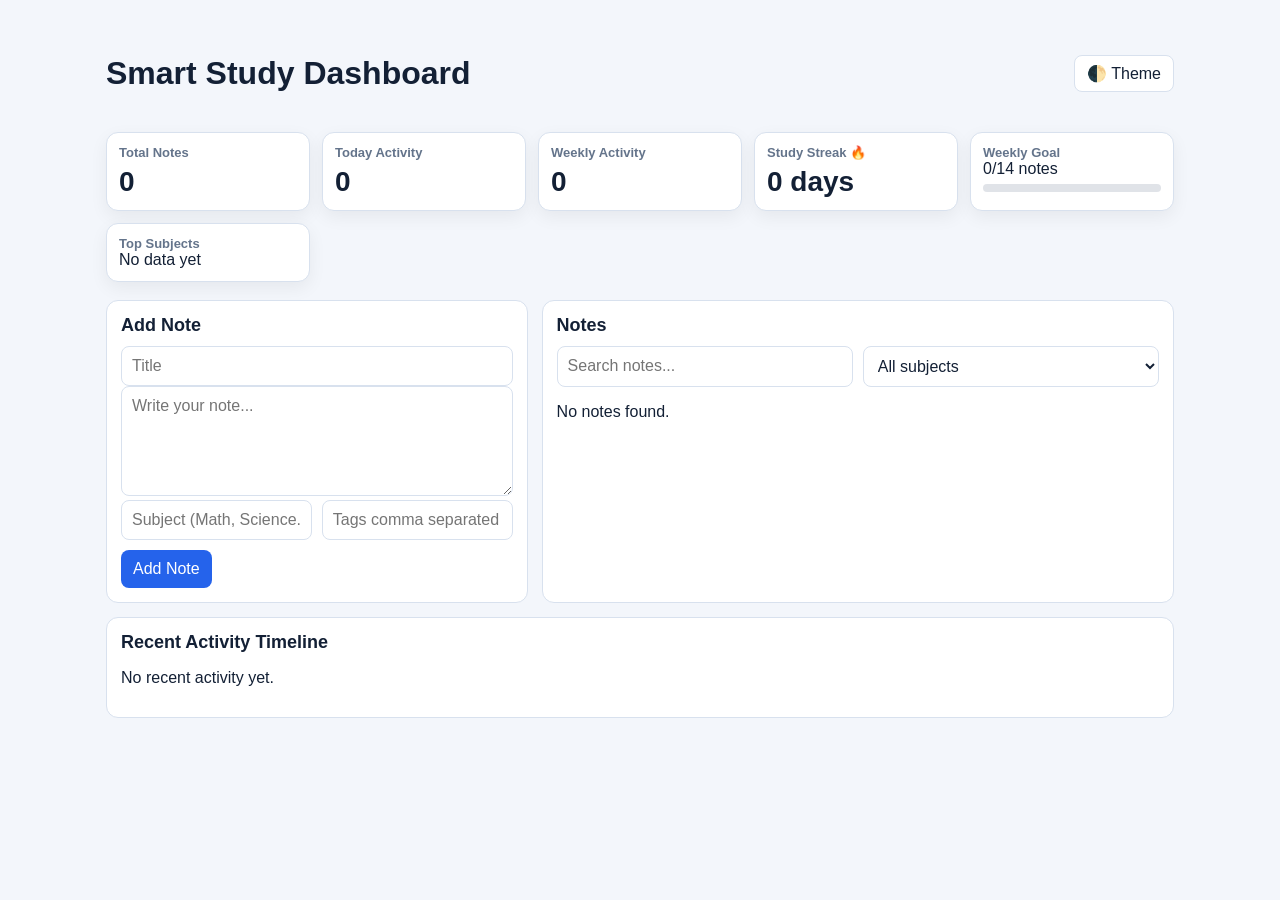
<file: index.html>
<!DOCTYPE html>
<html lang="en">
<head>
  <meta charset="UTF-8" />
  <meta name="viewport" content="width=device-width, initial-scale=1.0" />
  <title>Student Notes App</title>
  <link rel="stylesheet" href="style.css" />
</head>
<body>
  <div class="app-shell">
    <header class="topbar">
      <h1>Smart Study Dashboard</h1>
      <button id="themeToggle" class="theme-toggle" type="button">🌓 Theme</button>
    </header>

    <section class="dashboard" id="dashboard"></section>

    <main class="layout">
      <section class="panel composer">
        <h2>Add Note</h2>
        <input id="noteTitle" placeholder="Title" />
        <textarea id="noteInput" placeholder="Write your note..."></textarea>
        <div class="row">
          <input id="noteSubject" placeholder="Subject (Math, Science...)" />
          <input id="noteTags" placeholder="Tags comma separated" />
        </div>
        <button id="addNoteBtn" type="button">Add Note</button>
      </section>

      <section class="panel notes-panel">
        <h2>Notes</h2>
        <div class="row">
          <input id="searchInput" placeholder="Search notes..." />
          <select id="filterSubject"><option value="">All subjects</option></select>
        </div>
        <div id="notesContainer" class="notes-list"></div>
      </section>
    </main>

    <section class="panel">
      <h2>Recent Activity Timeline</h2>
      <div id="timeline" class="timeline"></div>
    </section>
  </div>

  <script src="script.js"></script>
</body>
</html>
</file>
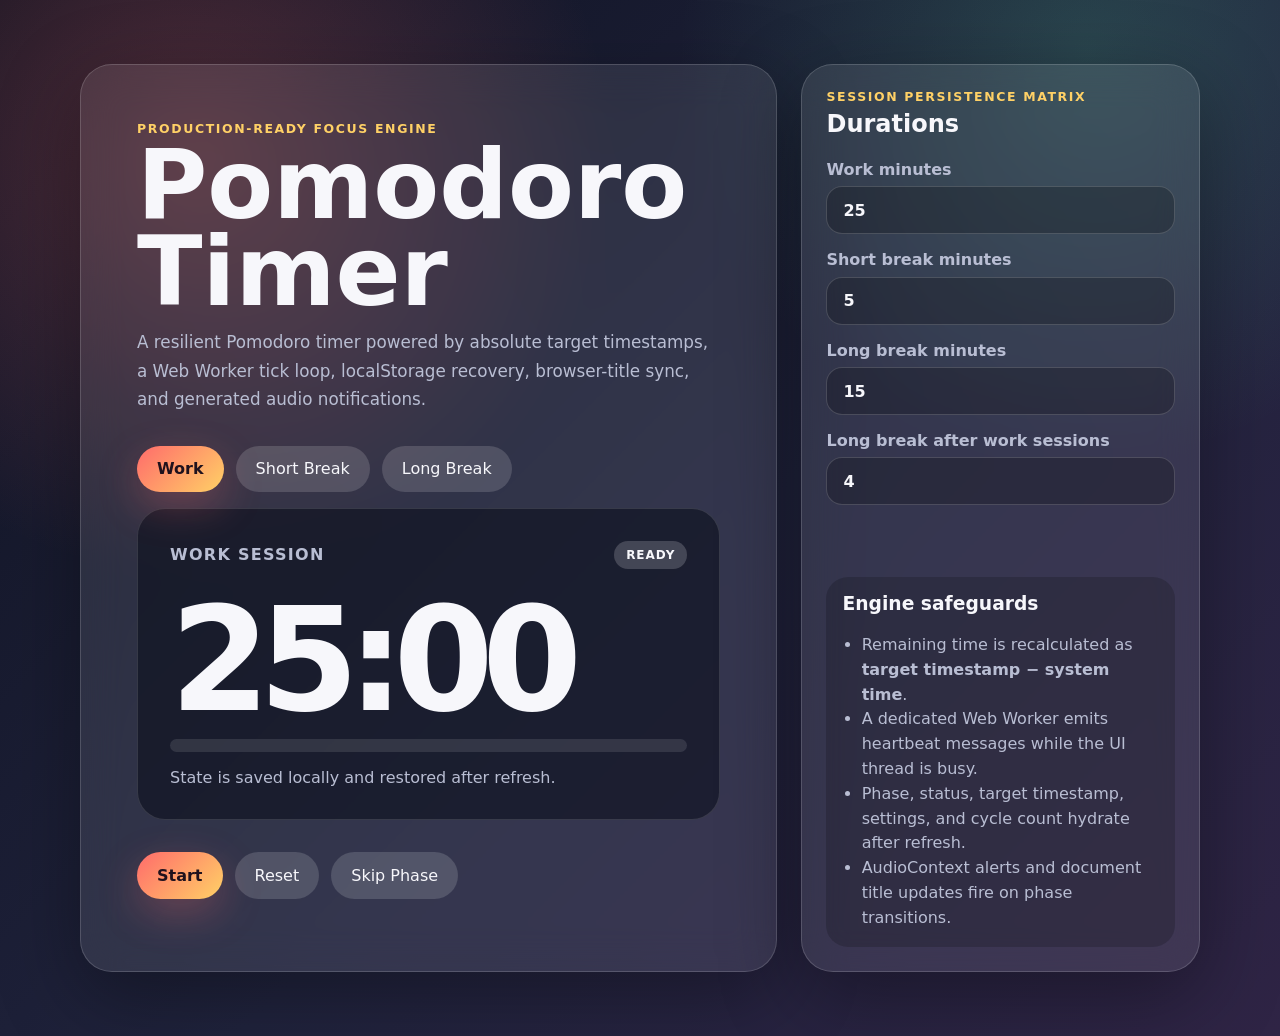
<file: pomodoro-timer/index.html>
<!DOCTYPE html>
<html lang="en">
<head>
  <meta charset="UTF-8" />
  <meta name="viewport" content="width=device-width, initial-scale=1.0" />
  <title>Pomodoro Timer</title>
  <link rel="stylesheet" href="style.css" />
</head>
<body>
  <main class="timer-shell" aria-live="polite">
    <section class="hero-card">
      <p class="eyebrow">Production-ready focus engine</p>
      <h1>Pomodoro Timer</h1>
      <p class="intro">
        A resilient Pomodoro timer powered by absolute target timestamps, a Web Worker tick loop,
        localStorage recovery, browser-title sync, and generated audio notifications.
      </p>

      <div class="phase-tabs" role="tablist" aria-label="Pomodoro phases">
        <button class="phase-tab active" type="button" data-phase="work">Work</button>
        <button class="phase-tab" type="button" data-phase="shortBreak">Short Break</button>
        <button class="phase-tab" type="button" data-phase="longBreak">Long Break</button>
      </div>

      <div class="timer-card" data-status="idle">
        <div class="status-row">
          <span id="phaseLabel" class="phase-label">Work Session</span>
          <span id="statusBadge" class="status-badge">Ready</span>
        </div>
        <div id="timeDisplay" class="time-display" aria-label="Time remaining">25:00</div>
        <div class="progress-track" aria-hidden="true">
          <div id="progressBar" class="progress-bar"></div>
        </div>
        <p id="targetTime" class="target-time">Choose Start to begin a drift-resistant session.</p>
      </div>

      <div class="controls" aria-label="Timer controls">
        <button id="startPauseBtn" class="primary" type="button">Start</button>
        <button id="resetBtn" type="button">Reset</button>
        <button id="skipBtn" type="button">Skip Phase</button>
      </div>
    </section>

    <section class="settings-card" aria-labelledby="settingsTitle">
      <div>
        <p class="eyebrow">Session persistence matrix</p>
        <h2 id="settingsTitle">Durations</h2>
      </div>

      <label>
        Work minutes
        <input id="workInput" type="number" min="1" max="180" value="25" />
      </label>
      <label>
        Short break minutes
        <input id="shortInput" type="number" min="1" max="60" value="5" />
      </label>
      <label>
        Long break minutes
        <input id="longInput" type="number" min="1" max="90" value="15" />
      </label>
      <label>
        Long break after work sessions
        <input id="cycleInput" type="number" min="2" max="12" value="4" />
      </label>

      <div class="engine-notes">
        <h3>Engine safeguards</h3>
        <ul>
          <li>Remaining time is recalculated as <strong>target timestamp − system time</strong>.</li>
          <li>A dedicated Web Worker emits heartbeat messages while the UI thread is busy.</li>
          <li>Phase, status, target timestamp, settings, and cycle count hydrate after refresh.</li>
          <li>AudioContext alerts and document title updates fire on phase transitions.</li>
        </ul>
      </div>
    </section>
  </main>

  <script src="script.js"></script>
</body>
</html>
</file>
<file: style.css>
:root {
  --bg: #f3f6fb;
  --surface: #ffffff;
  --text: #132035;
  --muted: #64748b;
  --border: #d8e1ee;
  --accent: #2563eb;
  --accent-2: #1e40af;
}
[data-theme='dark'] {
  --bg: #0f172a;
  --surface: #111827;
  --text: #e5e7eb;
  --muted: #94a3b8;
  --border: #334155;
  --accent: #3b82f6;
  --accent-2: #2563eb;
}
* { box-sizing: border-box; }
body { margin: 0; background: var(--bg); color: var(--text); font-family: Arial, sans-serif; }
.app-shell { max-width: 1100px; margin: 24px auto; padding: 0 16px 24px; }
.topbar { position: sticky; top: 0; z-index: 10; background: var(--bg); display:flex; justify-content:space-between; align-items:center; padding:10px 0; }
.theme-toggle { border:1px solid var(--border); background:var(--surface); color:var(--text); border-radius:8px; padding:8px 12px; cursor:pointer; }
.dashboard { display:grid; grid-template-columns: repeat(auto-fit,minmax(180px,1fr)); gap:12px; margin: 8px 0 18px; }
.card { background:var(--surface); border:1px solid var(--border); border-radius:12px; padding:12px; box-shadow:0 6px 18px rgba(2, 6, 23, 0.06); }
.card h3 { margin:0; font-size:13px; color:var(--muted); }
.metric { font-size:28px; font-weight:700; margin-top:6px; }
.layout { display:grid; grid-template-columns: 1fr 1.5fr; gap:14px; }
.panel { background:var(--surface); border:1px solid var(--border); border-radius:12px; padding:14px; margin-bottom:14px; }
.panel h2 { margin:0 0 10px; font-size:18px; }
input, textarea, select, button { font:inherit; }
input, textarea, select { width:100%; border:1px solid var(--border); border-radius:8px; background:var(--surface); color:var(--text); padding:10px; }
textarea { min-height:110px; resize:vertical; }
.row { display:flex; gap:10px; margin-bottom:10px; }
button { background:var(--accent); color:white; border:none; border-radius:8px; padding:10px 12px; cursor:pointer; }
button:hover { background:var(--accent-2); }
.note { border:1px solid var(--border); border-left:5px solid var(--accent); border-radius:10px; padding:10px; margin-bottom:10px; }
.note-meta { color:var(--muted); font-size:12px; margin-top:6px; display:flex; gap:10px; flex-wrap:wrap; }
.note-actions { margin-top:8px; display:flex; gap:8px; }
.badge { background:rgba(37,99,235,.12); color:var(--accent); padding:3px 7px; border-radius:999px; font-size:11px; }
.timeline-item { padding:8px 0; border-bottom:1px dashed var(--border); font-size:14px; }
.progress { height:8px; background:rgba(100,116,139,.2); border-radius:999px; overflow:hidden; margin-top:6px; }
.progress > span { display:block; height:100%; background:linear-gradient(90deg,var(--accent),#22c55e); }
@media (max-width: 850px) { .layout { grid-template-columns:1fr; } }
</file>
<file: pomodoro-timer/style.css>
:root {
  color-scheme: dark;
  --bg: #101322;
  --panel: rgba(255, 255, 255, 0.09);
  --panel-strong: rgba(255, 255, 255, 0.15);
  --text: #f7f7fb;
  --muted: #b9bed3;
  --accent: #ff6b6b;
  --accent-2: #ffd166;
  --success: #5ee6a8;
  --shadow: 0 24px 80px rgba(0, 0, 0, 0.35);
}

* {
  box-sizing: border-box;
}

body {
  min-height: 100vh;
  margin: 0;
  font-family: Inter, ui-sans-serif, system-ui, -apple-system, BlinkMacSystemFont, "Segoe UI", sans-serif;
  color: var(--text);
  background:
    radial-gradient(circle at 15% 15%, rgba(255, 107, 107, 0.26), transparent 30%),
    radial-gradient(circle at 85% 5%, rgba(94, 230, 168, 0.18), transparent 28%),
    linear-gradient(135deg, #101322 0%, #20233d 55%, #2f2445 100%);
}

button,
input {
  font: inherit;
}

.timer-shell {
  display: grid;
  grid-template-columns: minmax(0, 1.4fr) minmax(280px, 0.8fr);
  gap: 1.5rem;
  width: min(1120px, calc(100% - 2rem));
  margin: 0 auto;
  padding: 4rem 0;
}

.hero-card,
.settings-card {
  border: 1px solid rgba(255, 255, 255, 0.16);
  border-radius: 32px;
  background: var(--panel);
  box-shadow: var(--shadow);
  backdrop-filter: blur(20px);
}

.hero-card {
  padding: clamp(1.5rem, 5vw, 3.5rem);
}

.settings-card {
  display: flex;
  flex-direction: column;
  gap: 1rem;
  padding: 1.5rem;
}

.eyebrow {
  margin: 0 0 0.4rem;
  color: var(--accent-2);
  font-size: 0.78rem;
  font-weight: 800;
  letter-spacing: 0.13em;
  text-transform: uppercase;
}

h1,
h2,
h3,
p {
  margin-top: 0;
}

h1 {
  margin-bottom: 0.8rem;
  font-size: clamp(2.7rem, 8vw, 6rem);
  line-height: 0.9;
}

h2 {
  margin-bottom: 0.35rem;
}

.intro {
  max-width: 780px;
  color: var(--muted);
  font-size: 1.05rem;
  line-height: 1.7;
}

.phase-tabs,
.controls {
  display: flex;
  flex-wrap: wrap;
  gap: 0.75rem;
  margin: 2rem 0 1rem;
}

button {
  cursor: pointer;
  border: 0;
  border-radius: 999px;
  padding: 0.85rem 1.25rem;
  color: var(--text);
  background: var(--panel-strong);
  transition: transform 180ms ease, background 180ms ease, box-shadow 180ms ease;
}

button:hover,
button:focus-visible {
  transform: translateY(-2px);
  background: rgba(255, 255, 255, 0.22);
  outline: none;
}

button.primary,
.phase-tab.active {
  color: #20121d;
  background: linear-gradient(135deg, var(--accent), var(--accent-2));
  box-shadow: 0 14px 40px rgba(255, 107, 107, 0.28);
  font-weight: 800;
}

.timer-card {
  margin-top: 1rem;
  padding: clamp(1.2rem, 4vw, 2rem);
  border: 1px solid rgba(255, 255, 255, 0.13);
  border-radius: 28px;
  background: rgba(8, 11, 24, 0.55);
}

.status-row {
  display: flex;
  align-items: center;
  justify-content: space-between;
  gap: 1rem;
}

.phase-label,
.status-badge {
  color: var(--muted);
  font-weight: 800;
  text-transform: uppercase;
  letter-spacing: 0.08em;
}

.status-badge {
  border-radius: 999px;
  padding: 0.45rem 0.75rem;
  color: #052419;
  background: var(--success);
  font-size: 0.75rem;
}

.timer-card[data-status="paused"] .status-badge {
  color: #2b1b00;
  background: var(--accent-2);
}

.timer-card[data-status="idle"] .status-badge {
  color: var(--text);
  background: rgba(255, 255, 255, 0.18);
}

.time-display {
  margin: 1.2rem 0 0.4rem;
  font-size: clamp(4rem, 15vw, 9rem);
  font-weight: 900;
  line-height: 1;
  letter-spacing: -0.08em;
}

.progress-track {
  overflow: hidden;
  height: 0.85rem;
  border-radius: 999px;
  background: rgba(255, 255, 255, 0.11);
}

.progress-bar {
  width: 0;
  height: 100%;
  border-radius: inherit;
  background: linear-gradient(90deg, var(--accent), var(--accent-2), var(--success));
  transition: width 220ms ease;
}

.target-time {
  margin: 1rem 0 0;
  color: var(--muted);
}

label {
  display: grid;
  gap: 0.45rem;
  color: var(--muted);
  font-weight: 700;
}

input {
  width: 100%;
  border: 1px solid rgba(255, 255, 255, 0.16);
  border-radius: 16px;
  padding: 0.85rem 1rem;
  color: var(--text);
  background: rgba(0, 0, 0, 0.22);
}

input:focus {
  border-color: var(--accent-2);
  outline: none;
  box-shadow: 0 0 0 4px rgba(255, 209, 102, 0.14);
}

.engine-notes {
  margin-top: auto;
  border-radius: 22px;
  padding: 1rem;
  background: rgba(0, 0, 0, 0.18);
}

.engine-notes ul {
  margin: 0;
  padding-left: 1.2rem;
  color: var(--muted);
  line-height: 1.55;
}

@media (max-width: 820px) {
  .timer-shell {
    grid-template-columns: 1fr;
    padding: 1rem 0;
  }

  .hero-card,
  .settings-card {
    border-radius: 24px;
  }

  .status-row {
    align-items: flex-start;
    flex-direction: column;
  }
}
</file>
